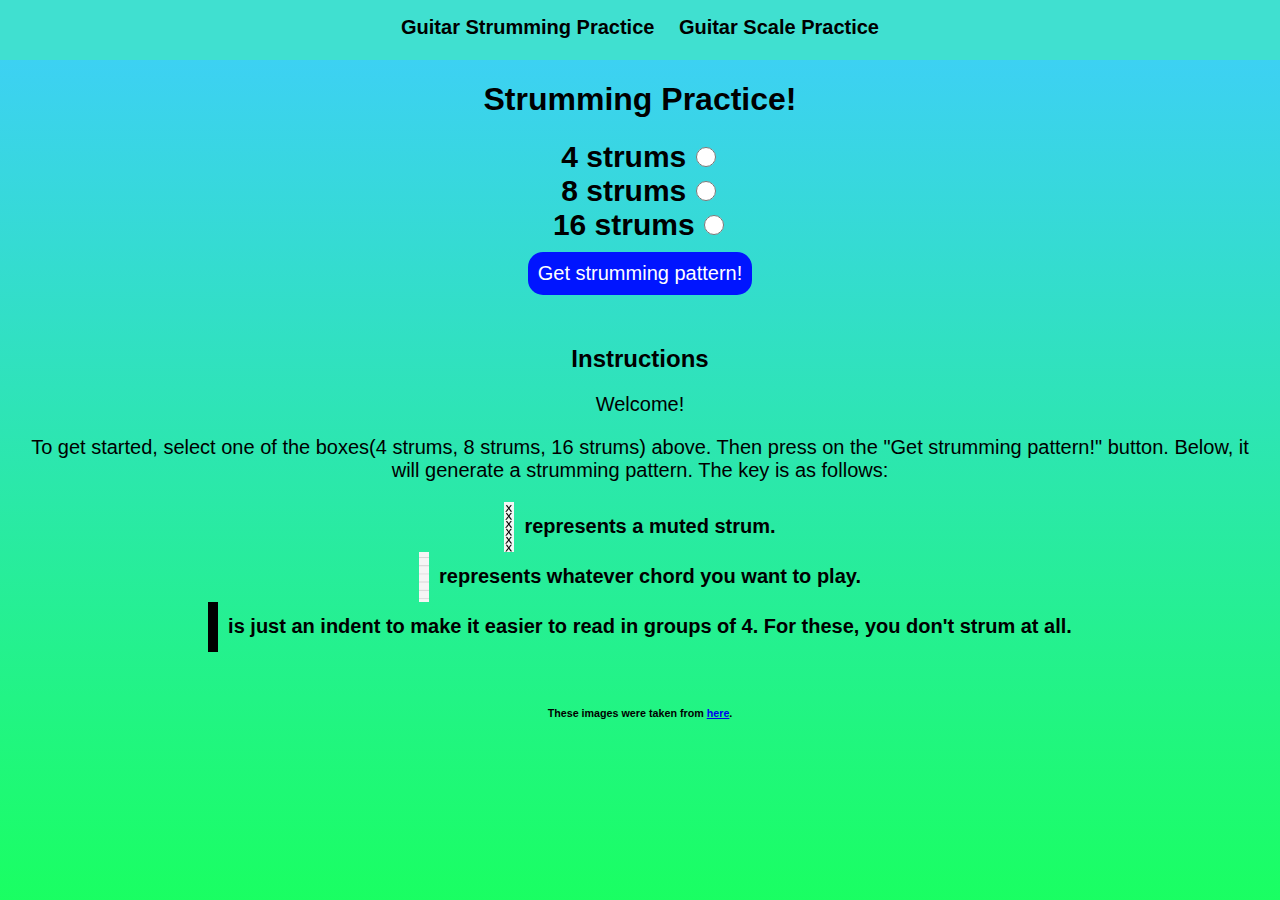
<file: index.html>
<!DOCTYPE html>
<head>
<html lang="en">
    <title>Strumming For Guitar Practice</title>
    <link rel="stylesheet" href="guitar.css">
    <link rel="icon" href="GuitarIcon.ico" type="image/x-icon">
    </head>
    <body>
        <nav>
            <ul>
                <a href="index.html">Guitar Strumming Practice</a>
                <a href="guitar1.html">Guitar Scale Practice</a>
            </ul>
        </nav>
    <h1>Strumming Practice!</h1>
    <form>
        <label for="strum4">4 strums</label>
        <input type="radio" id="strum4" name="strum"><br>
        <label for="strum8">8 strums</label>
        <input type="radio" id="strum8" name="strum"><br>
        <label for="strum16">16 strums</label>
        <input type="radio" id="strum16" name="strum"><br>
    </form>
    <button id="button">Get strumming pattern!</button>
    <div id="strummingImages"></div>
    <h2>Instructions</h2>
    <p>Welcome!</p>
    <p>To get started, select one of the boxes(4 strums, 8 strums, 16 strums) above. Then press on the "Get strumming pattern!" button. Below, it will generate a strumming pattern. The key is as follows:
    <ul>
        <li><img src="Strum1.png" id="img"> represents a muted strum.</li>
        <li><img src="Strum2.png" id="img1"> represents whatever chord you want to play.</li>
        <li><img src="Strum3.png" id="img2"> is just an indent to make it easier to read in groups of 4. For these, you don't strum at all.</li>
    </ul>
    </p>
    <footer><h6>These images were taken from <a href="https://nationalguitaracademy.com/guides/beginners/how-to-read-guitar-tabs/">here</a>.</h6></footer>
    <script src="guitar.js"></script>
</body>
</html>
</file>
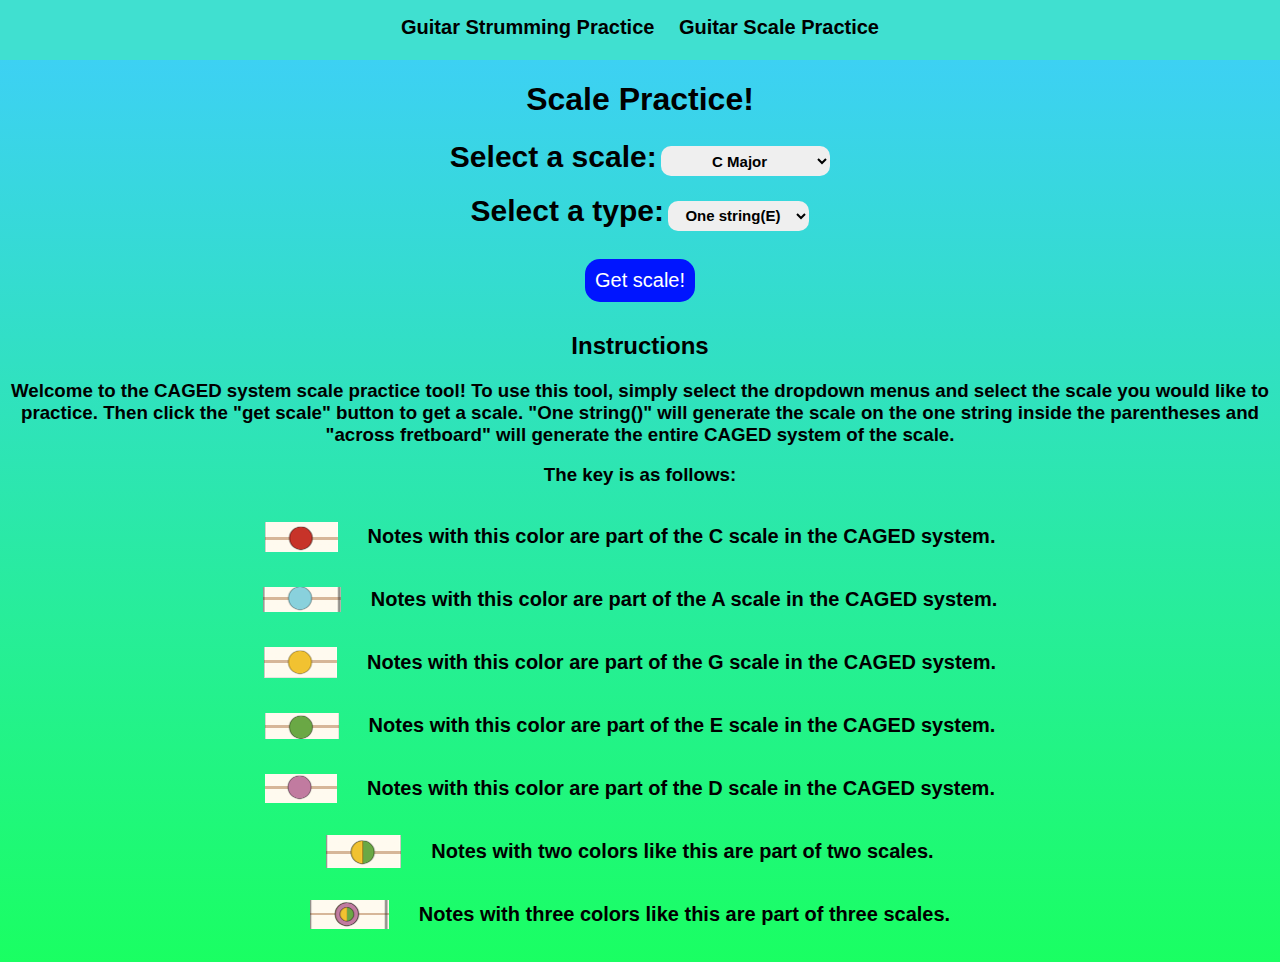
<file: guitar1.html>
<!DOCTYPE html>
<html lang="en">
<head>
    <title>Guitar Scale Practice!</title>
    <style>
        div {
            display: flex;
            flex-direction:column;
            align-items: center;
            gap: 0;
        }
        div img {
            width:1200px;
            height:auto;
            margin:0;
            display:block;
        }
    </style>
    <link rel="stylesheet" href="guitar.css">
    <link rel="icon" href="GuitarIcon.ico" type="image/x-icon">
</head>
<body>
    <body>
        <nav>
            <ul>
                <a href="index.html">Guitar Strumming Practice</a>
                <a href="guitar1.html">Guitar Scale Practice</a>
            </ul>
        </nav>
    <h1>Scale Practice!</h1>
    <form>
        <label for="scale">Select a scale:</label>
        <select id="scale" name="scale">
            <option value="C" id="C">C Major</option>
            <option value="CD" id="CD">C Sharp/D Flat Major</option>
            <option value="D" id="D">D Major</option>
            <option value="DE" id="DE">D Sharp/E Flat Major</option>
            <option value="E" id="E">E Major</option>
            <option value="F" id="F">F Major</option>
            <option value="FG" id="FG">F Sharp/G Flat Major</option>
            <option value="G" id="G">G Major</option>
            <option value="GA" id="GA">G Sharp/A Flat Major</option>
            <option value="A" id="A">A Major</option>
            <option value="AB" id="AB">A Sharp/B Flat Major</option>
            <option value="B" id="B">B Major</option>
        </select><br><br>
        <label for="type">Select a type:</label>
        <form>
            <select id="type" name="type">
                <option value="OneStringE" id="OneStringE">One string(E)</option>
                <option value="OneStringA" id="OneStringA">One string(A)</option>
                <option value="OneStringD" id="OneStringD">One string(D)</option>
                <option value="OneStringG" id="OneStringG">One string(G)</option>
                <option value="OneStringB" id="OneStringB">One string(B)</option>
                <option value="AcrossWhole" id="Across">Across fretboard</option>
            </select><br><br>
        </form>
        <div id="div"></div>
        <button id="button">Get scale!</button>
        <h2>Instructions</h2>
        <h3>Welcome to the CAGED system scale practice tool! To use this tool, simply select the dropdown menus and select the scale you would like to practice. Then click the "get scale" button to get a scale. "One string()" will generate the scale on the one string inside the parentheses and "across fretboard" will generate the entire CAGED system of the scale.</h3>
        <h3>The key is as follows:</h3>
        <ul>
            <li><img src="CKey.png" id="CKey"><p>Notes with this color are part of the C scale in the CAGED system.</p></li>
            <li><img src="AKey.png" id="AKey"><p>Notes with this color are part of the A scale in the CAGED system.</p></li>
            <li><img src="GKey.png" id="GKey"><p>Notes with this color are part of the G scale in the CAGED system.</p></li>
            <li><img src="EKey.png" id="EKey"><p>Notes with this color are part of the E scale in the CAGED system.</p></li>
            <li><img src="DKey.png" id="DKey"><p>Notes with this color are part of the D scale in the CAGED system.</p></li>
            <li><img src="2Key.png" id="2Key"><p>Notes with two colors like this are part of two scales.</p></li>
            <li><img src="3Key.png" id="3Key"><p>Notes with three colors like this are part of three scales.</p></li>
        </ul>
    <script src="guitarScales.js"></script>
</body>
</html>
</file>
<file: guitar.css>
body {
    min-height: 100vh;
    margin:0;
    padding:0;
    text-align:center;
    font-family: Helvetica, Helvetica Neue, Arial, sans-sarif;
    background: linear-gradient(180deg, hsl(195, 98%, 62%), hsl(139, 100%, 55%));
}
button {
    background-color: hsl(235, 100%, 50%);
    padding: 10px;
    border:none;
    color:white;
    font-size:20px;
    border-radius:15px;
    cursor: pointer;
    margin: 10px;
}
#strummingImages {
    margin:20px;
    display: flex;
    flex-direction:row;
    justify-content:center;
    background-color:transparent;
}
#strummingImages img{
    border-radius:4px;
    border-width:2.5px;
    border-color:black;
    border-style:solid;
}
button:hover {
    background-color:hsl(235, 100%, 42%);
}
footer {
    position: relative;
    bottom: 0;
    left: 0;
    right: 0;
    background-color: transparent;
    color: rgb(0, 0, 0);
    text-align: center;
    padding: 10px;
}
p {
    font-size: 20px;
    color: black;
    text-align: center;
    margin: 20px;
}
ul {
list-style-position: inside;
padding-left: 0;
margin-left: 0;

}
li {
display: flex;
justify-content:center;
align-items: center;
gap: 10px;
padding-left: 0;
font-size:20px;
font-weight:bold;
padding-bottom:0px;
}
label {
font-size:30px;
font-weight:bold;
}
input {
width:20px;
height:20px;
}
#img, #img1, #img2 {
height:50px;
width:10px;
}
nav {
    position: sticky;
    top: 0; 
    z-index: 1000;
    display: flex;
    justify-content: center;
    background-color: turquoise;
    height: 60px;
}
nav a{
    text-decoration:none;
    font-weight:bold;
    color:black;
    font-size:20px;
    padding:10px;
}
nav a:hover{
    color:rgb(91, 91, 91);
}
nav a:active{
    color:hsl(183, 80%, 39%);
}
select {
    height:30px;
    text-align:center;
    border-radius:10px;
    border:none;
    font-size:15px;
    font-weight:bold;
}
option {
    font-size:15px;
    font-weight:bold;
    color:black;
    background-color:white;
}
h3 {
    padding-left: 10px;
    padding-right:10px;
}
</file>
